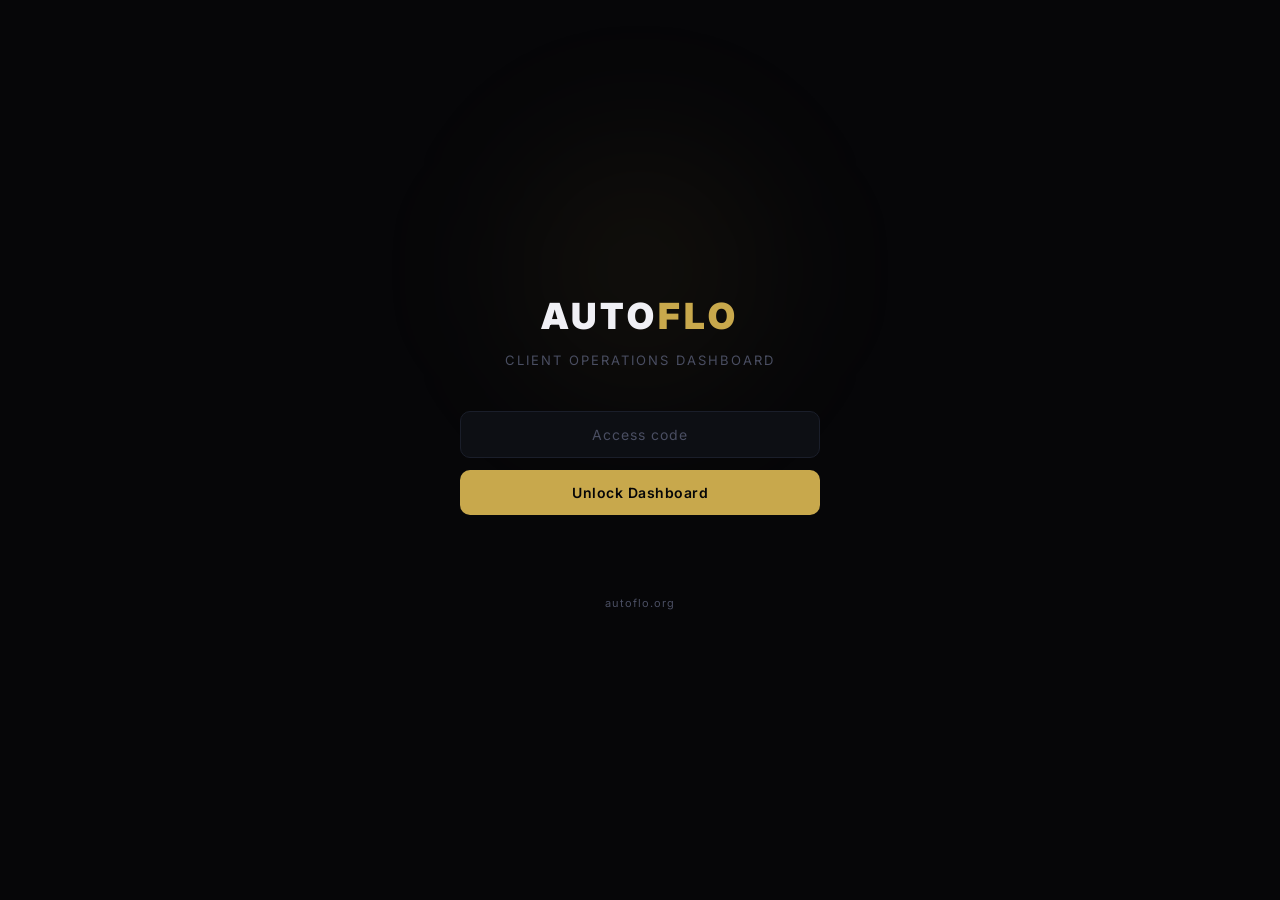
<file: index.html>
<!DOCTYPE html>
<html lang="en">
<head>
  <meta charset="UTF-8">
  <meta name="viewport" content="width=device-width, initial-scale=1.0">
  <title>AutoFlo — Client Dashboard</title>
  <link rel="icon" href="data:image/svg+xml,<svg xmlns='http://www.w3.org/2000/svg' viewBox='0 0 100 100'><circle cx='50' cy='50' r='40' fill='%23C9A84C'/></svg>">
  <link rel="preconnect" href="https://fonts.googleapis.com">
  <link href="https://fonts.googleapis.com/css2?family=Inter:wght@300;400;500;600;700;800;900&display=swap" rel="stylesheet">
  <link rel="stylesheet" href="styles.css">
</head>
<body>

  <!-- ===== PASSWORD GATE ===== -->
  <div class="gate" id="gate">
    <div class="gate-glow"></div>
    <div class="gate-box">
      <div class="gate-logo">AUTO<span>FLO</span></div>
      <p class="gate-sub">Client Operations Dashboard</p>
      <form id="gateForm">
        <input type="password" id="gatePass" placeholder="Access code" autocomplete="off">
        <button type="submit">Unlock Dashboard</button>
      </form>
      <p class="gate-err" id="gateErr"></p>
      <p class="gate-foot">autoflo.org</p>
    </div>
  </div>

  <!-- ===== GOLD TOP LINE ===== -->
  <div class="topline"></div>

  <!-- ===== HEADER ===== -->
  <header class="header" id="header">
    <div class="h-left">
      <span class="logo">AUTO<span class="gold">FLO</span></span>
      <span class="h-pipe"></span>
      <span class="h-sub">Client Dashboard</span>
    </div>
    <div class="h-right">
      <button class="h-btn" id="btnExport" title="Export Data">
        <svg width="16" height="16" viewBox="0 0 16 16" fill="none"><path d="M8 2v9M4 7l4 4 4-4" stroke="currentColor" stroke-width="1.5" stroke-linecap="round" stroke-linejoin="round"/><path d="M2 13h12" stroke="currentColor" stroke-width="1.5" stroke-linecap="round"/></svg>
      </button>
      <button class="h-btn" id="btnImport" title="Import Data">
        <svg width="16" height="16" viewBox="0 0 16 16" fill="none"><path d="M8 11V2M4 6l4-4 4 4" stroke="currentColor" stroke-width="1.5" stroke-linecap="round" stroke-linejoin="round"/><path d="M2 13h12" stroke="currentColor" stroke-width="1.5" stroke-linecap="round"/></svg>
      </button>
      <button class="btn-gold" id="btnAdd">+ New Client</button>
    </div>
  </header>

  <!-- ===== STATS ===== -->
  <div class="stats">
    <div class="stat">
      <div class="stat-val" id="sTotal">0</div>
      <div class="stat-lbl">Total Clients</div>
    </div>
    <div class="stat">
      <div class="stat-val gold" id="sActive">0</div>
      <div class="stat-lbl">Active</div>
    </div>
    <div class="stat">
      <div class="stat-val green" id="sComplete">0</div>
      <div class="stat-lbl">Completed</div>
    </div>
    <div class="stat">
      <div class="stat-val" id="sAvg">0%</div>
      <div class="stat-lbl">Avg Progress</div>
    </div>
  </div>

  <!-- ===== SEARCH BAR ===== -->
  <div class="toolbar">
    <div class="search-box">
      <svg class="search-icon" width="16" height="16" viewBox="0 0 16 16" fill="none"><circle cx="7" cy="7" r="5" stroke="currentColor" stroke-width="1.5"/><path d="M11 11l3.5 3.5" stroke="currentColor" stroke-width="1.5" stroke-linecap="round"/></svg>
      <input type="text" id="search" placeholder="Search clients...">
    </div>
    <div class="client-count" id="clientCount"></div>
  </div>

  <!-- ===== MAIN GRID ===== -->
  <main class="main">
    <div class="grid" id="grid"></div>
    <div class="empty" id="empty">
      <div class="empty-visual">
        <div class="empty-ring r1"></div>
        <div class="empty-ring r2"></div>
        <div class="empty-ring r3"></div>
        <div class="empty-plus">+</div>
      </div>
      <h3>No clients yet</h3>
      <p>Add your first client to start tracking fulfillment.</p>
    </div>
  </main>

  <!-- ===== DETAIL PANEL ===== -->
  <div class="overlay" id="detailOv">
    <div class="panel">
      <div class="panel-top">
        <button class="p-back" id="btnBack"><svg width="18" height="18" viewBox="0 0 18 18" fill="none"><path d="M11 4L6 9l5 5" stroke="currentColor" stroke-width="1.5" stroke-linecap="round" stroke-linejoin="round"/></svg> Back</button>
        <button class="p-del" id="btnDel">Delete Client</button>
      </div>
      <div class="panel-body" id="panelBody"></div>
    </div>
  </div>

  <!-- ===== ADD CLIENT MODAL ===== -->
  <div class="overlay" id="modalOv">
    <div class="modal">
      <div class="m-top">
        <h2>New Client</h2>
        <button class="m-x" id="btnX">&times;</button>
      </div>
      <form id="form">
        <div class="fg"><label>Client Name *</label><input type="text" id="fName" required placeholder="e.g. Joel"></div>
        <div class="fg"><label>Business Name *</label><input type="text" id="fBiz" required placeholder="e.g. Backyard Blues Pools"></div>
        <div class="row2">
          <div class="fg"><label>Phone</label><input type="tel" id="fPhone" placeholder="(615) 555-0123"></div>
          <div class="fg"><label>Email</label><input type="email" id="fEmail" placeholder="joel@example.com"></div>
        </div>
        <div class="fg"><label>Notes</label><textarea id="fNotes" rows="3" placeholder="Initial notes..."></textarea></div>
        <button type="submit" class="btn-submit">Add Client</button>
      </form>
    </div>
  </div>

  <!-- ===== TOAST ===== -->
  <div class="toast" id="toast"></div>

  <!-- Hidden import input -->
  <input type="file" id="fileIn" accept=".json" style="display:none">

  <script src="app.js"></script>
</body>
</html>
</file>
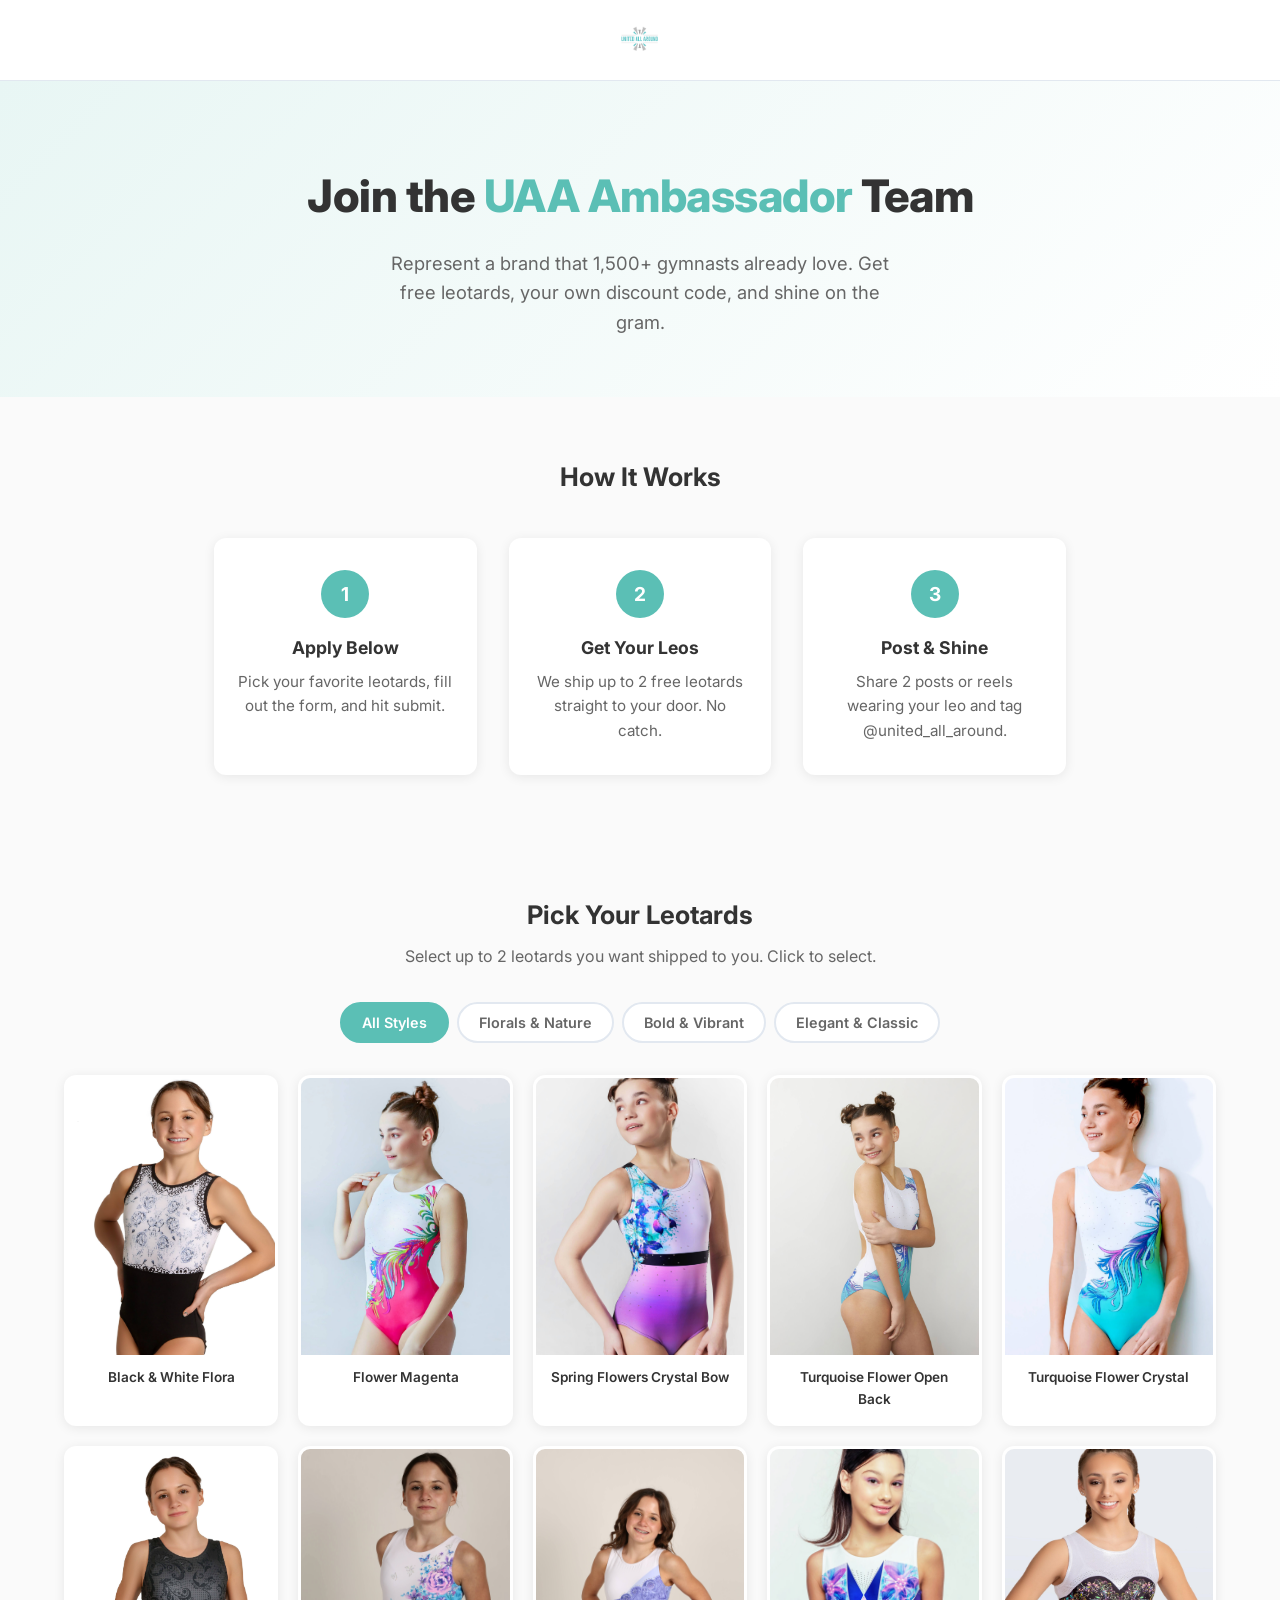
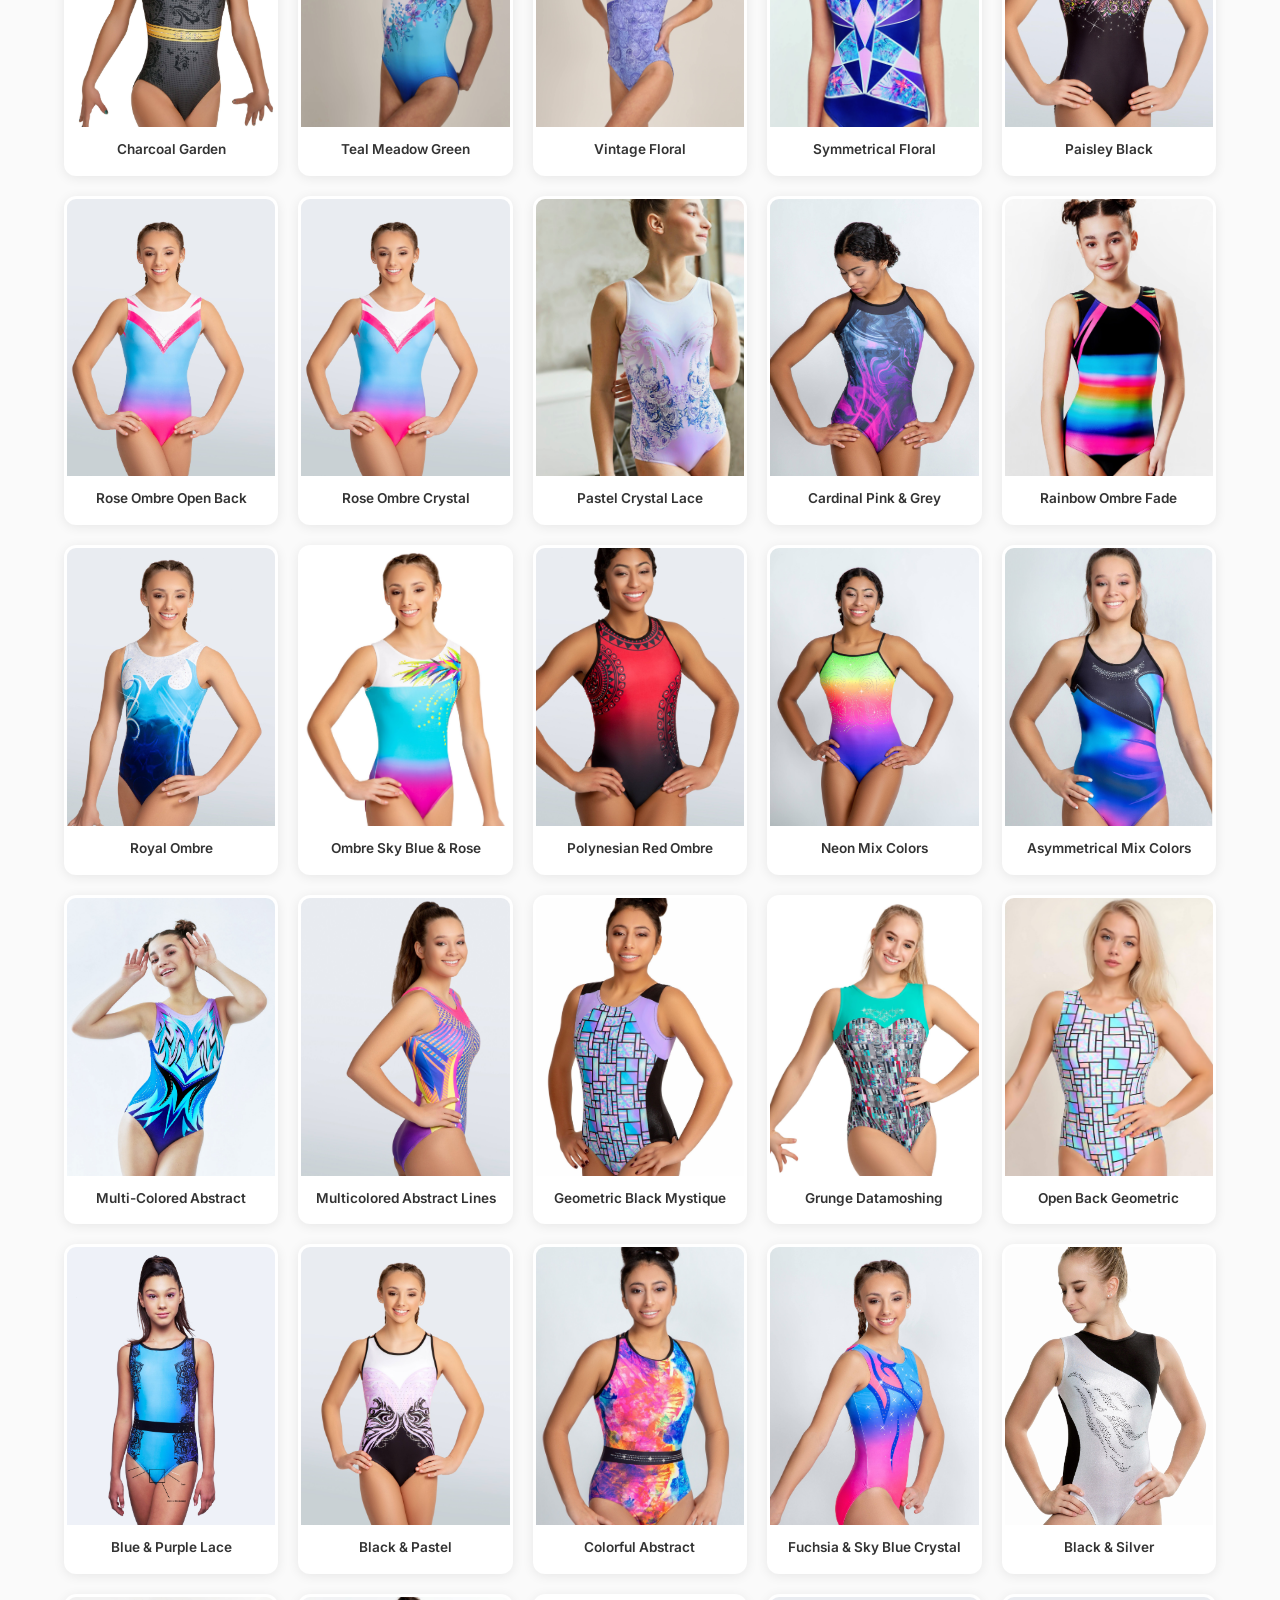
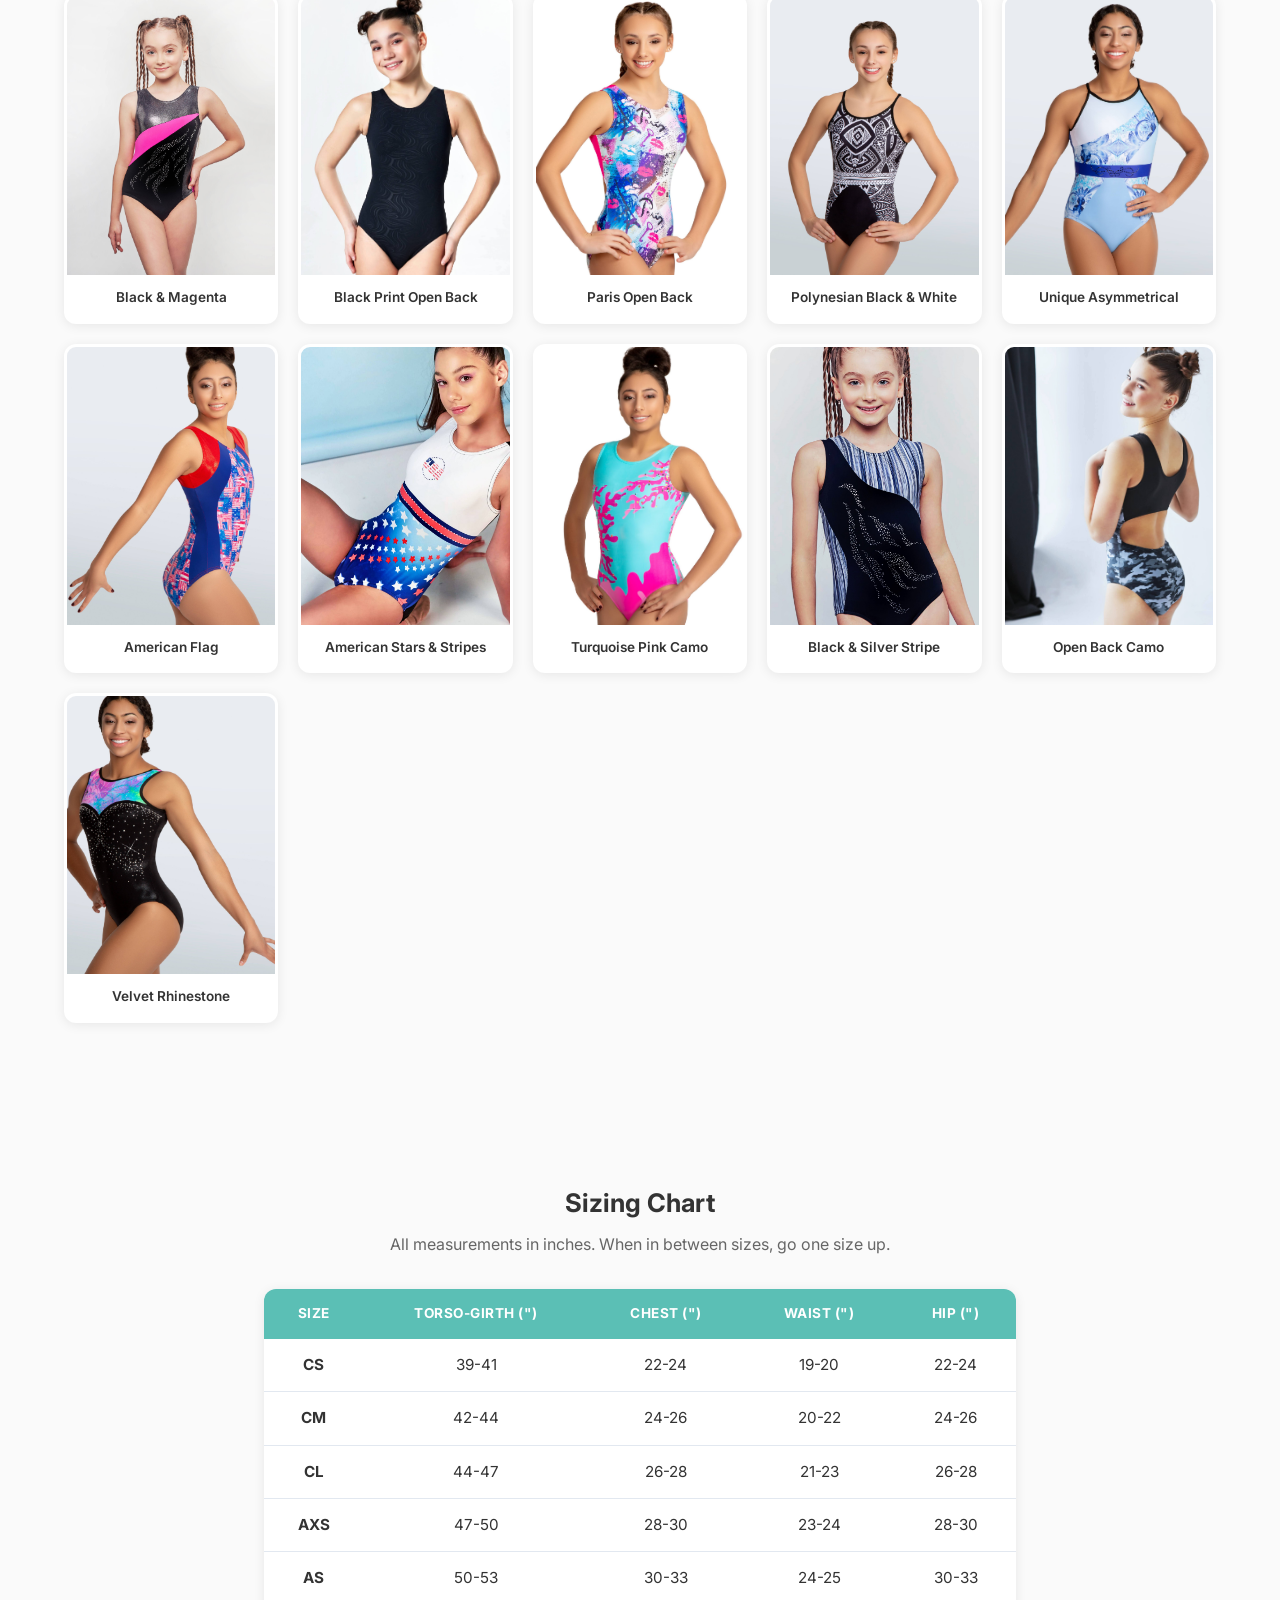
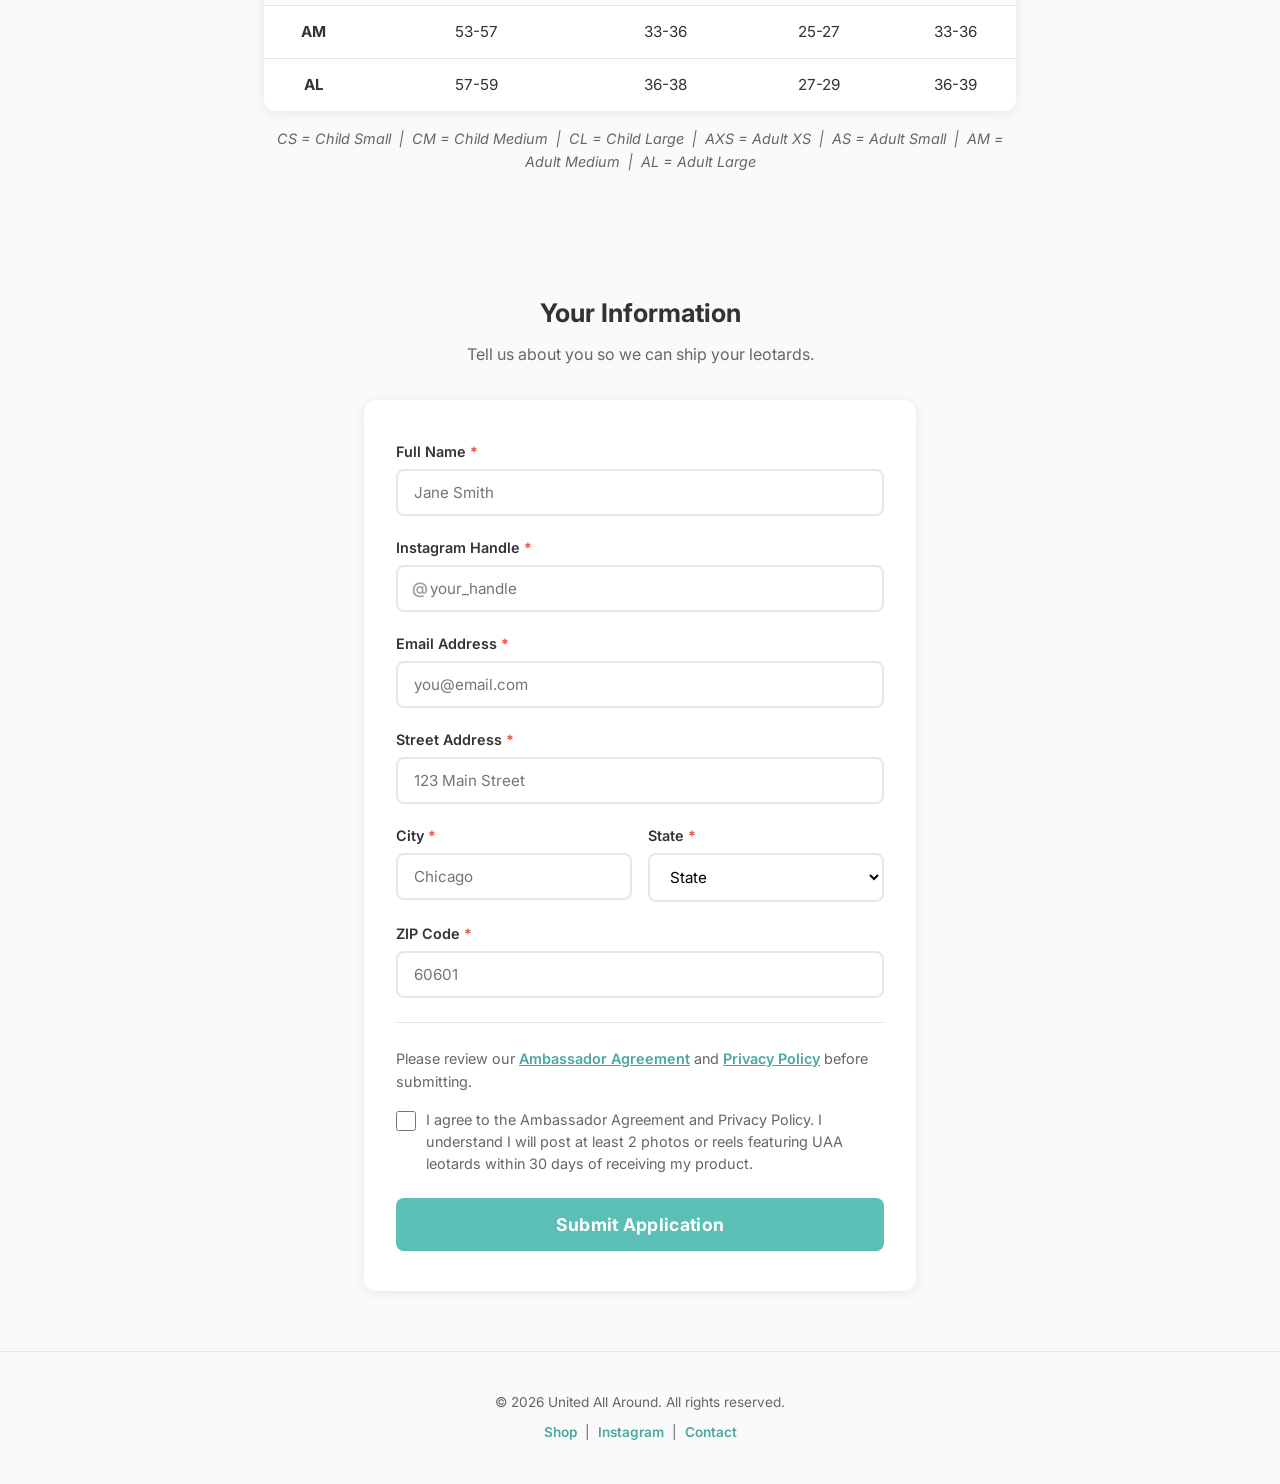
<file: ambassador-site/index.html>
<!DOCTYPE html>
<html lang="en">
<head>
  <meta charset="UTF-8">
  <meta name="viewport" content="width=device-width, initial-scale=1.0">
  <title>UAA Ambassador Program | United All Around</title>
  <meta name="description" content="Join the United All Around Ambassador Team. Get free gymnastics leotards, a discount code, and represent a brand loved by 1,500+ gymnasts.">
  <link rel="icon" href="logo.png" type="image/png">
  <link rel="preconnect" href="https://fonts.googleapis.com">
  <link href="https://fonts.googleapis.com/css2?family=Inter:wght@400;500;600;700;800&display=swap" rel="stylesheet">
  <link rel="stylesheet" href="styles.css">
</head>
<body>

  <!-- HEADER -->
  <header class="header">
    <img src="logo.png" alt="United All Around">
  </header>

  <!-- HERO -->
  <section class="hero">
    <h1>Join the <span>UAA Ambassador</span> Team</h1>
    <p>Represent a brand that 1,500+ gymnasts already love. Get free leotards, your own discount code, and shine on the gram.</p>
  </section>

  <!-- HOW IT WORKS -->
  <section class="how-it-works">
    <h2>How It Works</h2>
    <div class="steps">
      <div class="step">
        <div class="step-number">1</div>
        <h3>Apply Below</h3>
        <p>Pick your favorite leotards, fill out the form, and hit submit.</p>
      </div>
      <div class="step">
        <div class="step-number">2</div>
        <h3>Get Your Leos</h3>
        <p>We ship up to 2 free leotards straight to your door. No catch.</p>
      </div>
      <div class="step">
        <div class="step-number">3</div>
        <h3>Post &amp; Shine</h3>
        <p>Share 2 posts or reels wearing your leo and tag @united_all_around.</p>
      </div>
    </div>
  </section>

  <!-- LEOTARD SELECTION -->
  <section class="leotard-section">
    <h2 class="section-title">Pick Your Leotards</h2>
    <p class="section-subtitle">Select up to 2 leotards you want shipped to you. Click to select.</p>

    <div class="filters">
      <button class="filter-btn active" data-filter="all">All Styles</button>
      <button class="filter-btn" data-filter="florals">Florals &amp; Nature</button>
      <button class="filter-btn" data-filter="bold">Bold &amp; Vibrant</button>
      <button class="filter-btn" data-filter="elegant">Elegant &amp; Classic</button>
    </div>

    <div class="leotard-grid" id="leotardGrid"></div>

    <div class="selections-section">
      <div class="selections-box" id="selectionsBox">
        <h3>Your Selections — Pick a size for each</h3>
        <div id="selectionItems"></div>
      </div>
    </div>
  </section>

  <!-- SIZING CHART -->
  <section class="sizing-section">
    <h2 class="section-title">Sizing Chart</h2>
    <p class="section-subtitle">All measurements in inches. When in between sizes, go one size up.</p>
    <div class="size-table-wrap">
      <table class="size-table">
        <thead>
          <tr>
            <th>Size</th>
            <th>Torso-Girth (")</th>
            <th>Chest (")</th>
            <th>Waist (")</th>
            <th>Hip (")</th>
          </tr>
        </thead>
        <tbody>
          <tr><td><strong>CS</strong></td><td>39-41</td><td>22-24</td><td>19-20</td><td>22-24</td></tr>
          <tr><td><strong>CM</strong></td><td>42-44</td><td>24-26</td><td>20-22</td><td>24-26</td></tr>
          <tr><td><strong>CL</strong></td><td>44-47</td><td>26-28</td><td>21-23</td><td>26-28</td></tr>
          <tr><td><strong>AXS</strong></td><td>47-50</td><td>28-30</td><td>23-24</td><td>28-30</td></tr>
          <tr><td><strong>AS</strong></td><td>50-53</td><td>30-33</td><td>24-25</td><td>30-33</td></tr>
          <tr><td><strong>AM</strong></td><td>53-57</td><td>33-36</td><td>25-27</td><td>33-36</td></tr>
          <tr><td><strong>AL</strong></td><td>57-59</td><td>36-38</td><td>27-29</td><td>36-39</td></tr>
        </tbody>
      </table>
    </div>
    <p class="size-tip">CS = Child Small &nbsp;|&nbsp; CM = Child Medium &nbsp;|&nbsp; CL = Child Large &nbsp;|&nbsp; AXS = Adult XS &nbsp;|&nbsp; AS = Adult Small &nbsp;|&nbsp; AM = Adult Medium &nbsp;|&nbsp; AL = Adult Large</p>
  </section>

  <!-- APPLICATION FORM -->
  <section class="form-section">
    <h2 class="section-title">Your Information</h2>
    <p class="section-subtitle">Tell us about you so we can ship your leotards.</p>

    <div class="form-card">
      <form id="ambassadorForm">
        <!-- Formsubmit config -->
        <input type="hidden" name="_captcha" value="false">
        <input type="hidden" name="_template" value="table">
        <input type="text" name="_honey" style="display:none">

        <div class="form-group">
          <label>Full Name <span class="required">*</span></label>
          <input type="text" name="Full Name" placeholder="Jane Smith" required>
        </div>

        <div class="form-group">
          <label>Instagram Handle <span class="required">*</span></label>
          <div class="input-prefix">
            <span>@</span>
            <input type="text" name="Instagram Handle" placeholder="your_handle" required>
          </div>
        </div>

        <div class="form-group">
          <label>Email Address <span class="required">*</span></label>
          <input type="email" name="Email" placeholder="you@email.com" required>
        </div>

        <div class="form-group">
          <label>Street Address <span class="required">*</span></label>
          <input type="text" name="Street Address" placeholder="123 Main Street" required>
        </div>

        <div class="form-row">
          <div class="form-group">
            <label>City <span class="required">*</span></label>
            <input type="text" name="City" placeholder="Chicago" required>
          </div>
          <div class="form-group">
            <label>State <span class="required">*</span></label>
            <select name="State" id="state" required>
              <option value="">State</option>
            </select>
          </div>
        </div>

        <div class="form-group">
          <label>ZIP Code <span class="required">*</span></label>
          <input type="text" name="ZIP Code" placeholder="60601" required pattern="[0-9]{5}" maxlength="5">
        </div>

        <!-- TERMS -->
        <div class="terms-section">
          <p style="font-size:0.9rem; color:var(--text-light); margin-bottom:8px;">
            Please review our
            <button type="button" class="terms-toggle" onclick="openModal('termsModal')">Ambassador Agreement</button>
            and
            <button type="button" class="terms-toggle" onclick="openModal('privacyModal')">Privacy Policy</button>
            before submitting.
          </p>

          <div class="terms-checkbox">
            <input type="checkbox" id="agreeTerms" required>
            <label for="agreeTerms">I agree to the Ambassador Agreement and Privacy Policy. I understand I will post at least 2 photos or reels featuring UAA leotards within 30 days of receiving my product.</label>
          </div>
        </div>

        <button type="submit" class="submit-btn">Submit Application</button>
        <div id="formMessage" class="form-message"></div>
      </form>
    </div>
  </section>

  <!-- TERMS MODAL -->
  <div class="modal-overlay" id="termsModal">
    <div class="modal">
      <h2>Ambassador Agreement</h2>

      <h3>1. Program Overview</h3>
      <p>United All Around ("UAA") invites selected individuals ("Ambassadors") to participate in our Ambassador Program. By submitting this application and accepting these terms, you agree to the following conditions.</p>

      <h3>2. Eligibility</h3>
      <ul>
        <li>You must have a public Instagram account.</li>
        <li>Applicants who are minors must have consent from a parent or legal guardian.</li>
        <li>You must be located in the United States.</li>
      </ul>

      <h3>3. What You Receive</h3>
      <ul>
        <li>Up to 2 complimentary UAA gymnastics leotards.</li>
        <li>A unique discount code (15% off) to share with your followers.</li>
        <li>Potential features on UAA's official Instagram and website.</li>
      </ul>

      <h3>4. Your Commitments</h3>
      <ul>
        <li>Post a minimum of 2 Instagram posts (feed posts or Reels) featuring UAA leotards within 30 days of receiving your product.</li>
        <li>Tag @united_all_around in each post and caption.</li>
        <li>Include #UnitedAllAround and #UAAgymnast hashtags.</li>
        <li>Your account must remain public during the ambassador period.</li>
      </ul>

      <h3>5. Content Rights</h3>
      <p>By posting content featuring UAA products, you grant UAA a non-exclusive, royalty-free, worldwide license to use, reproduce, modify, and display your content for marketing purposes including social media, website, advertising, and print materials. You retain ownership of your original content.</p>

      <h3>6. Compensation</h3>
      <p>This program provides product-based compensation only. No monetary payment is guaranteed or implied unless separately agreed upon in writing.</p>

      <h3>7. Product Terms</h3>
      <ul>
        <li>Leotards provided are complimentary and non-returnable.</li>
        <li>Colors and appearance may vary slightly from images shown on this page.</li>
        <li>Products are for personal use and may not be resold.</li>
      </ul>

      <h3>8. Termination</h3>
      <p>Either party may end the ambassador relationship at any time with no obligation. UAA reserves the right to remove ambassadors who do not meet posting requirements or whose content does not align with brand values.</p>

      <h3>9. Disclaimer</h3>
      <p>UAA makes no guarantees regarding follower growth, engagement, or sales resulting from ambassador activities.</p>

      <h3>10. Modifications</h3>
      <p>UAA reserves the right to modify these terms at any time. Continued participation constitutes acceptance of updated terms.</p>

      <p style="margin-top:16px;font-size:0.85rem;color:var(--grey);">Last updated: April 2026</p>

      <button class="modal-close" onclick="closeModal('termsModal')">Got It</button>
    </div>
  </div>

  <!-- PRIVACY MODAL -->
  <div class="modal-overlay" id="privacyModal">
    <div class="modal">
      <h2>Privacy Policy</h2>

      <h3>1. Information We Collect</h3>
      <p>When you submit this ambassador application, we collect:</p>
      <ul>
        <li>Full name</li>
        <li>Email address</li>
        <li>Instagram handle</li>
        <li>Shipping address (street, city, state, ZIP code)</li>
      </ul>

      <h3>2. How We Use Your Information</h3>
      <ul>
        <li>To process and review your ambassador application.</li>
        <li>To ship complimentary products to you.</li>
        <li>To communicate with you about the ambassador program.</li>
        <li>To track program activity and performance.</li>
      </ul>

      <h3>3. Data Sharing</h3>
      <p>We do not sell, rent, or trade your personal information to third parties. We may share your shipping address with fulfillment and shipping carriers solely for the purpose of delivering products to you.</p>

      <h3>4. Data Security</h3>
      <p>We take reasonable measures to protect your personal information from unauthorized access, disclosure, or destruction. However, no method of electronic transmission or storage is 100% secure.</p>

      <h3>5. Data Retention</h3>
      <p>We retain your information for the duration of your participation in the ambassador program and for a reasonable period afterward for record-keeping purposes.</p>

      <h3>6. Your Rights</h3>
      <p>You may request access to, correction of, or deletion of your personal information at any time by contacting us at adam@unitedallaround.com.</p>

      <h3>7. Contact Us</h3>
      <p>For questions about this privacy policy or your personal data, email us at adam@unitedallaround.com.</p>

      <p style="margin-top:16px;font-size:0.85rem;color:var(--grey);">Last updated: April 2026</p>

      <button class="modal-close" onclick="closeModal('privacyModal')">Got It</button>
    </div>
  </div>

  <!-- FOOTER -->
  <footer class="footer">
    <p>&copy; 2026 United All Around. All rights reserved.</p>
    <p style="margin-top:8px;">
      <a href="https://unitedallaround.com" target="_blank">Shop</a> &nbsp;|&nbsp;
      <a href="https://instagram.com/united_all_around" target="_blank">Instagram</a> &nbsp;|&nbsp;
      <a href="mailto:adam@unitedallaround.com">Contact</a>
    </p>
  </footer>

  <script src="script.js"></script>
</body>
</html>
</file>
<file: styles.css>
/* =============================================
   AUTOFLO CLIENT DASHBOARD — V2
   Premium Dark + Gold Theme
   ============================================= */

*, *::before, *::after { margin: 0; padding: 0; box-sizing: border-box; }

:root {
  --bg: #060608;
  --sf: #0D0F14;
  --sf2: #131620;
  --sf3: #1A1E2E;
  --gold: #C8A84C;
  --gold2: #E0C068;
  --gold-dim: rgba(200,168,76,0.1);
  --gold-glow: rgba(200,168,76,0.06);
  --gold-brd: rgba(200,168,76,0.12);
  --white: #F0F0F5;
  --t1: #D0D2DA;
  --t2: #8A8EA0;
  --t3: #4A4E62;
  --brd: #1A1E2A;
  --red: #E05555;
  --grn: #50B870;
  --r: 14px;
  --rs: 10px;
  --rx: 6px;
}

html { scroll-behavior: smooth; }

body {
  font-family: 'Inter', -apple-system, BlinkMacSystemFont, sans-serif;
  background: var(--bg);
  color: var(--t1);
  line-height: 1.5;
  min-height: 100vh;
  -webkit-font-smoothing: antialiased;
  overflow-x: hidden;
}

/* Subtle background gradient */
body::after {
  content: '';
  position: fixed; top: 0; left: 0; right: 0; bottom: 0;
  background:
    radial-gradient(ellipse 80% 60% at 50% -20%, rgba(200,168,76,0.03), transparent),
    radial-gradient(ellipse 60% 40% at 80% 100%, rgba(200,168,76,0.02), transparent);
  pointer-events: none; z-index: 0;
}

::-webkit-scrollbar { width: 5px; }
::-webkit-scrollbar-track { background: transparent; }
::-webkit-scrollbar-thumb { background: var(--brd); border-radius: 3px; }
::-webkit-scrollbar-thumb:hover { background: var(--t3); }

.gold { color: var(--gold); }
.green { color: var(--grn); }

/* ===== GOLD TOP LINE ===== */
.topline {
  position: fixed; top: 0; left: 0; right: 0; height: 2px; z-index: 999;
  background: linear-gradient(90deg, transparent 0%, var(--gold) 30%, var(--gold2) 50%, var(--gold) 70%, transparent 100%);
  animation: shimmer 4s ease-in-out infinite;
}
@keyframes shimmer { 0%,100% { opacity: 0.5; } 50% { opacity: 1; } }

/* ===== PASSWORD GATE ===== */
.gate {
  position: fixed; inset: 0; z-index: 1000;
  display: flex; align-items: center; justify-content: center;
  background: var(--bg);
  transition: opacity 0.5s ease, visibility 0.5s ease;
}
.gate.hidden { opacity: 0; visibility: hidden; pointer-events: none; }

.gate-glow {
  position: absolute; top: 30%; left: 50%; transform: translate(-50%,-50%);
  width: 400px; height: 400px; border-radius: 50%;
  background: radial-gradient(circle, rgba(200,168,76,0.08), transparent 70%);
  filter: blur(60px); pointer-events: none;
}

.gate-box { position: relative; text-align: center; width: 360px; max-width: 90vw; }
.gate-logo {
  font-size: 36px; font-weight: 900; letter-spacing: 4px;
  color: var(--white); margin-bottom: 8px;
}
.gate-logo span { color: var(--gold); }
.gate-sub { font-size: 13px; color: var(--t3); letter-spacing: 2px; text-transform: uppercase; margin-bottom: 40px; }

.gate-box form { display: flex; flex-direction: column; gap: 12px; }
.gate-box input {
  padding: 14px 18px; background: var(--sf); border: 1px solid var(--brd);
  border-radius: var(--rs); color: var(--t1); font-family: inherit; font-size: 14px;
  text-align: center; letter-spacing: 2px; transition: border-color 0.2s;
}
.gate-box input:focus { outline: none; border-color: var(--gold); }
.gate-box input::placeholder { color: var(--t3); letter-spacing: 1px; }

.gate-box button {
  padding: 14px; background: var(--gold); color: var(--bg);
  border: none; border-radius: var(--rs); font-family: inherit;
  font-size: 14px; font-weight: 600; cursor: pointer; transition: all 0.2s;
  letter-spacing: 0.5px;
}
.gate-box button:hover { background: var(--gold2); transform: translateY(-1px); }

.gate-err { color: var(--red); font-size: 13px; margin-top: 12px; min-height: 20px; }
.gate-foot { color: var(--t3); font-size: 11px; margin-top: 48px; letter-spacing: 1px; }

/* ===== HEADER ===== */
.header {
  display: flex; align-items: center; justify-content: space-between;
  padding: 14px 32px;
  background: rgba(13,15,20,0.85);
  backdrop-filter: blur(20px); -webkit-backdrop-filter: blur(20px);
  border-bottom: 1px solid rgba(200,168,76,0.06);
  position: sticky; top: 2px; z-index: 100;
}
.h-left { display: flex; align-items: center; gap: 16px; }
.logo { font-size: 20px; font-weight: 900; letter-spacing: 3px; color: var(--white); }
.h-pipe { width: 1px; height: 20px; background: var(--brd); }
.h-sub { font-size: 12px; color: var(--t3); font-weight: 500; letter-spacing: 1.5px; text-transform: uppercase; }

.h-right { display: flex; align-items: center; gap: 10px; }
.h-btn {
  width: 36px; height: 36px; display: flex; align-items: center; justify-content: center;
  background: var(--sf); border: 1px solid var(--brd); border-radius: var(--rs);
  color: var(--t2); cursor: pointer; transition: all 0.2s;
}
.h-btn:hover { background: var(--sf2); color: var(--gold); border-color: var(--gold-brd); }

.btn-gold {
  padding: 10px 20px; background: var(--gold); color: var(--bg);
  border: none; border-radius: var(--rs); font-family: inherit;
  font-size: 13px; font-weight: 600; cursor: pointer; transition: all 0.2s;
  letter-spacing: 0.3px;
}
.btn-gold:hover { background: var(--gold2); transform: translateY(-1px); box-shadow: 0 4px 20px rgba(200,168,76,0.2); }

/* ===== STATS ===== */
.stats {
  display: grid; grid-template-columns: repeat(4, 1fr);
  border-bottom: 1px solid var(--brd);
}
.stat {
  display: flex; flex-direction: column; align-items: center;
  padding: 24px 16px; background: var(--sf);
  border-right: 1px solid var(--brd);
  position: relative; z-index: 1;
}
.stat:last-child { border-right: none; }
.stat-val { font-size: 32px; font-weight: 800; color: var(--white); line-height: 1; }
.stat-lbl {
  font-size: 10px; color: var(--t3); text-transform: uppercase;
  letter-spacing: 1.5px; margin-top: 8px; font-weight: 600;
}

/* ===== TOOLBAR (SEARCH) ===== */
.toolbar {
  display: flex; align-items: center; justify-content: space-between;
  padding: 16px 32px; border-bottom: 1px solid var(--brd);
  background: var(--sf);
}
.search-box {
  display: flex; align-items: center; gap: 10px;
  padding: 8px 16px; background: var(--bg);
  border: 1px solid var(--brd); border-radius: var(--rs);
  width: 300px; max-width: 100%; transition: border-color 0.2s;
}
.search-box:focus-within { border-color: var(--gold-brd); }
.search-icon { color: var(--t3); flex-shrink: 0; }
.search-box input {
  background: none; border: none; color: var(--t1);
  font-family: inherit; font-size: 13px; width: 100%; outline: none;
}
.search-box input::placeholder { color: var(--t3); }
.client-count { font-size: 12px; color: var(--t3); }

/* ===== MAIN / GRID ===== */
.main { padding: 28px 32px; max-width: 1400px; margin: 0 auto; position: relative; z-index: 1; }
.grid { display: grid; grid-template-columns: repeat(auto-fill, minmax(360px, 1fr)); gap: 16px; }

/* Empty state */
.empty {
  display: none; flex-direction: column; align-items: center;
  justify-content: center; min-height: 50vh; text-align: center;
}
.empty h3 { font-size: 18px; color: var(--t2); font-weight: 600; margin-bottom: 8px; }
.empty p { font-size: 13px; color: var(--t3); }
.empty-visual { position: relative; width: 120px; height: 120px; margin-bottom: 24px; }
.empty-ring {
  position: absolute; border-radius: 50%;
  border: 1px solid var(--brd); opacity: 0.5;
}
.r1 { inset: 0; animation: emptyPulse 3s ease-in-out infinite; }
.r2 { inset: 15px; animation: emptyPulse 3s ease-in-out infinite 0.5s; }
.r3 { inset: 30px; animation: emptyPulse 3s ease-in-out infinite 1s; border-color: var(--gold-brd); }
.empty-plus {
  position: absolute; top: 50%; left: 50%; transform: translate(-50%,-50%);
  font-size: 28px; color: var(--gold); font-weight: 300;
}
@keyframes emptyPulse { 0%,100% { opacity: 0.3; } 50% { opacity: 0.7; } }

/* ===== CLIENT CARD ===== */
.card {
  background: var(--sf); border: 1px solid var(--brd); border-radius: var(--r);
  padding: 22px; cursor: pointer; transition: all 0.3s ease;
  position: relative; overflow: hidden;
  opacity: 0; transform: translateY(16px);
  animation: cardIn 0.5s ease forwards;
}
.card:nth-child(1) { animation-delay: 0.03s; }
.card:nth-child(2) { animation-delay: 0.06s; }
.card:nth-child(3) { animation-delay: 0.09s; }
.card:nth-child(4) { animation-delay: 0.12s; }
.card:nth-child(5) { animation-delay: 0.15s; }
.card:nth-child(6) { animation-delay: 0.18s; }

@keyframes cardIn { to { opacity: 1; transform: translateY(0); } }

.card::after {
  content: ''; position: absolute; top: 0; left: 0; right: 0; height: 1px;
  background: linear-gradient(90deg, transparent, var(--gold), transparent);
  opacity: 0; transition: opacity 0.3s;
}
.card:hover {
  border-color: var(--gold-brd); background: var(--sf2);
  transform: translateY(-3px);
  box-shadow: 0 0 40px var(--gold-glow), 0 12px 40px rgba(0,0,0,0.4);
}
.card:hover::after { opacity: 1; }

.card-head { display: flex; align-items: center; gap: 14px; margin-bottom: 18px; }
.card-avatar {
  width: 46px; height: 46px; border-radius: 12px;
  background: linear-gradient(135deg, rgba(200,168,76,0.12), rgba(200,168,76,0.04));
  border: 1px solid var(--gold-brd);
  display: flex; align-items: center; justify-content: center;
  font-size: 15px; font-weight: 700; color: var(--gold); flex-shrink: 0;
  letter-spacing: 1px;
}
.card-info { flex: 1; min-width: 0; }
.card-biz { font-size: 15px; font-weight: 700; color: var(--white); white-space: nowrap; overflow: hidden; text-overflow: ellipsis; }
.card-name { font-size: 12px; color: var(--t2); }

.card-ring { position: relative; width: 44px; height: 44px; flex-shrink: 0; }
.card-ring svg { width: 100%; height: 100%; }
.c-bg { fill: none; stroke: var(--brd); stroke-width: 3; }
.c-fill { fill: none; stroke: var(--gold); stroke-width: 3; stroke-linecap: round; transition: stroke-dasharray 0.6s ease; }
.c-txt { position: absolute; top: 50%; left: 50%; transform: translate(-50%,-50%); font-size: 10px; font-weight: 800; color: var(--white); }

.card-mid { display: flex; align-items: center; justify-content: space-between; margin-bottom: 14px; }
.badge {
  display: inline-flex; align-items: center; gap: 6px;
  padding: 4px 11px; border-radius: 20px;
  font-size: 11px; font-weight: 600;
  background: var(--gold-dim); color: var(--gold); border: 1px solid var(--gold-brd);
}
.badge.done { background: rgba(80,184,112,0.08); color: var(--grn); border-color: rgba(80,184,112,0.15); }

/* Stage dots */
.stage-dots { display: flex; gap: 4px; }
.sdot { width: 8px; height: 8px; border-radius: 50%; background: var(--brd); transition: background 0.3s; }
.sdot.filled { background: var(--gold); }
.sdot.partial { background: var(--sf3); border: 1.5px solid var(--gold); }

.card-bar { height: 3px; background: var(--brd); border-radius: 2px; margin-bottom: 14px; overflow: hidden; }
.card-bar-fill { height: 100%; background: linear-gradient(90deg, var(--gold), var(--gold2)); border-radius: 2px; transition: width 0.6s ease; }

.card-foot { display: flex; justify-content: space-between; align-items: center; gap: 12px; }
.card-next { font-size: 11px; color: var(--t2); white-space: nowrap; overflow: hidden; text-overflow: ellipsis; flex: 1; }
.card-date { font-size: 10px; color: var(--t3); white-space: nowrap; font-weight: 500; }

/* ===== OVERLAY ===== */
.overlay {
  position: fixed; inset: 0; background: rgba(0,0,0,0.65);
  backdrop-filter: blur(6px); -webkit-backdrop-filter: blur(6px);
  z-index: 200; opacity: 0; visibility: hidden; transition: all 0.3s ease;
}
.overlay.open { opacity: 1; visibility: visible; }

/* ===== DETAIL PANEL ===== */
.panel {
  position: absolute; right: 0; top: 0; bottom: 0;
  width: 720px; max-width: 100%;
  background: var(--bg); border-left: 1px solid var(--brd);
  overflow-y: auto; transform: translateX(100%); transition: transform 0.35s ease;
}
.overlay.open .panel { transform: translateX(0); }

.panel-top {
  display: flex; justify-content: space-between; align-items: center;
  padding: 14px 24px; border-bottom: 1px solid var(--brd);
  position: sticky; top: 0; background: rgba(6,6,8,0.95);
  backdrop-filter: blur(12px); z-index: 10;
}
.p-back {
  display: flex; align-items: center; gap: 6px;
  padding: 8px 14px; background: var(--sf); border: 1px solid var(--brd);
  border-radius: var(--rs); color: var(--t1); font-family: inherit;
  font-size: 13px; cursor: pointer; transition: all 0.2s;
}
.p-back:hover { background: var(--sf2); border-color: var(--t3); }
.p-back svg { flex-shrink: 0; }

.p-del {
  padding: 8px 14px; background: transparent;
  border: 1px solid rgba(224,85,85,0.2); border-radius: var(--rs);
  color: var(--red); font-family: inherit; font-size: 12px;
  cursor: pointer; transition: all 0.2s;
}
.p-del:hover { background: rgba(224,85,85,0.08); border-color: var(--red); }

.panel-body { padding: 28px 24px; }

/* Detail header */
.d-head { display: flex; align-items: flex-start; justify-content: space-between; margin-bottom: 20px; }
.d-avatar {
  width: 56px; height: 56px; border-radius: 14px;
  background: linear-gradient(135deg, rgba(200,168,76,0.15), rgba(200,168,76,0.05));
  border: 1px solid var(--gold-brd);
  display: flex; align-items: center; justify-content: center;
  font-size: 20px; font-weight: 800; color: var(--gold);
  letter-spacing: 1px; flex-shrink: 0; margin-right: 16px;
}
.d-info { flex: 1; }
.d-biz { font-size: 22px; font-weight: 800; color: var(--white); margin-bottom: 2px; }
.d-name { font-size: 14px; color: var(--t2); }

.d-ring { position: relative; width: 72px; height: 72px; flex-shrink: 0; }
.d-ring svg { width: 100%; height: 100%; }
.r-bg { fill: none; stroke: var(--brd); stroke-width: 4; }
.r-fill { fill: none; stroke: url(#goldGrad); stroke-width: 4; stroke-linecap: round; transition: stroke-dasharray 0.6s ease; }
.r-txt { position: absolute; top: 50%; left: 50%; transform: translate(-50%,-50%); font-size: 16px; font-weight: 800; color: var(--white); }

.d-contacts { display: flex; flex-wrap: wrap; gap: 8px; margin-bottom: 28px; }
.d-chip {
  font-size: 12px; color: var(--t2); background: var(--sf);
  padding: 6px 12px; border-radius: var(--rx); border: 1px solid var(--brd);
}

/* Timeline */
.timeline { margin-bottom: 28px; overflow-x: auto; padding: 0 4px; }
.tl-track {
  display: flex; align-items: flex-start; justify-content: space-between;
  position: relative; min-width: 520px; padding: 8px 0 36px;
}
.tl-bar { position: absolute; top: 18px; left: 18px; right: 18px; height: 2px; background: var(--brd); border-radius: 1px; }
.tl-fill { position: absolute; top: 0; left: 0; height: 100%; background: linear-gradient(90deg, var(--gold), var(--gold2)); border-radius: 1px; transition: width 0.6s ease; }

.dot { display: flex; flex-direction: column; align-items: center; z-index: 2; position: relative; width: 36px; }
.dot-c {
  width: 36px; height: 36px; border-radius: 50%;
  display: flex; align-items: center; justify-content: center;
  font-size: 13px; background: var(--sf); border: 2px solid var(--brd);
  transition: all 0.3s ease; margin-bottom: 8px;
}
.dot.done .dot-c { background: var(--gold); border-color: var(--gold); color: var(--bg); font-size: 11px; font-weight: 800; }
.dot.active .dot-c { border-color: var(--gold); box-shadow: 0 0 0 4px var(--gold-dim); animation: dotPulse 2.5s infinite; }
.dot-l { font-size: 9px; color: var(--t3); text-align: center; font-weight: 600; letter-spacing: 0.3px; }
.dot.done .dot-l, .dot.active .dot-l { color: var(--t2); }
@keyframes dotPulse { 0%,100% { box-shadow: 0 0 0 4px rgba(200,168,76,0.12); } 50% { box-shadow: 0 0 0 8px rgba(200,168,76,0.04); } }

/* Stage sections */
.stages { margin-bottom: 28px; }
.stg { border: 1px solid var(--brd); border-radius: var(--rs); margin-bottom: 6px; overflow: hidden; transition: border-color 0.2s; }
.stg.cur { border-color: var(--gold-brd); }

.stg-hd {
  display: flex; justify-content: space-between; align-items: center;
  padding: 13px 16px; cursor: pointer; background: var(--sf);
  transition: background 0.2s; user-select: none;
}
.stg-hd:hover { background: var(--sf2); }
.stg-hd-l { display: flex; align-items: center; gap: 10px; }
.stg-ico { font-size: 15px; }
.stg-nm { font-size: 13px; font-weight: 600; color: var(--white); }
.stg-cnt {
  font-size: 11px; color: var(--t3); font-weight: 600;
  background: var(--sf3); padding: 2px 8px; border-radius: 10px;
}
.stg-cnt.dn { background: rgba(80,184,112,0.1); color: var(--grn); }
.stg-arr { font-size: 12px; color: var(--t3); transition: transform 0.2s; }
.stg-arr.open { transform: rotate(180deg); }

.stg-body { max-height: 0; overflow: hidden; transition: max-height 0.3s ease; }
.stg-body.open { max-height: 500px; }

/* Tasks */
.task {
  display: flex; align-items: center; gap: 12px;
  padding: 10px 16px; cursor: pointer; transition: background 0.15s;
  border-top: 1px solid var(--brd);
}
.task:hover { background: rgba(200,168,76,0.02); }
.task input { display: none; }
.tbox {
  width: 18px; height: 18px; border: 2px solid var(--brd);
  border-radius: 4px; flex-shrink: 0; display: flex;
  align-items: center; justify-content: center;
  transition: all 0.15s; position: relative;
}
.tbox::after {
  content: ''; width: 9px; height: 5px;
  border-left: 2px solid var(--bg); border-bottom: 2px solid var(--bg);
  transform: rotate(-45deg) scale(0); transition: transform 0.12s;
  position: absolute; top: 3px;
}
.task.ck .tbox { background: var(--gold); border-color: var(--gold); }
.task.ck .tbox::after { transform: rotate(-45deg) scale(1); }
.ttxt { font-size: 13px; color: var(--t1); transition: all 0.15s; }
.task.ck .ttxt { color: var(--t3); text-decoration: line-through; }

/* Detail fields */
.d-fields { display: flex; flex-direction: column; gap: 16px; }
.d-fields label {
  display: block; font-size: 10px; font-weight: 700;
  color: var(--t3); text-transform: uppercase; letter-spacing: 1.5px; margin-bottom: 8px;
}
.d-input, .d-ta {
  width: 100%; padding: 12px 14px;
  background: var(--sf); border: 1px solid var(--brd); border-radius: var(--rs);
  color: var(--t1); font-family: inherit; font-size: 13px;
  transition: border-color 0.2s; resize: vertical;
}
.d-input:focus, .d-ta:focus { outline: none; border-color: var(--gold); }
.d-input::placeholder, .d-ta::placeholder { color: var(--t3); }

/* ===== MODAL ===== */
.modal {
  position: absolute; top: 50%; left: 50%;
  transform: translate(-50%,-50%) scale(0.96);
  width: 480px; max-width: 92vw; max-height: 90vh; overflow-y: auto;
  background: var(--sf); border: 1px solid var(--brd); border-radius: var(--r);
  padding: 32px; transition: transform 0.25s ease;
}
.overlay.open .modal { transform: translate(-50%,-50%) scale(1); }

.m-top { display: flex; justify-content: space-between; align-items: center; margin-bottom: 28px; }
.m-top h2 { font-size: 18px; font-weight: 700; color: var(--white); }
.m-x {
  width: 32px; height: 32px; display: flex; align-items: center; justify-content: center;
  background: none; border: 1px solid var(--brd); border-radius: 50%;
  color: var(--t2); font-size: 18px; cursor: pointer; transition: all 0.2s;
}
.m-x:hover { background: var(--sf2); color: var(--white); }

.fg { margin-bottom: 14px; }
.fg label { display: block; font-size: 11px; font-weight: 600; color: var(--t2); margin-bottom: 6px; letter-spacing: 0.5px; }
.fg input, .fg textarea {
  width: 100%; padding: 11px 14px;
  background: var(--bg); border: 1px solid var(--brd); border-radius: var(--rx);
  color: var(--t1); font-family: inherit; font-size: 13px; transition: border-color 0.2s;
}
.fg input:focus, .fg textarea:focus { outline: none; border-color: var(--gold); }
.fg input::placeholder, .fg textarea::placeholder { color: var(--t3); }
.fg textarea { resize: vertical; }

.row2 { display: grid; grid-template-columns: 1fr 1fr; gap: 12px; }

.btn-submit {
  width: 100%; padding: 13px; background: var(--gold); color: var(--bg);
  border: none; border-radius: var(--rs); font-family: inherit;
  font-size: 14px; font-weight: 700; cursor: pointer; transition: all 0.2s;
  margin-top: 8px; letter-spacing: 0.3px;
}
.btn-submit:hover { background: var(--gold2); box-shadow: 0 4px 20px rgba(200,168,76,0.2); }

/* ===== TOAST ===== */
.toast {
  position: fixed; bottom: 28px; left: 50%;
  transform: translateX(-50%) translateY(80px);
  background: var(--sf); color: var(--gold);
  border: 1px solid var(--gold-brd);
  padding: 12px 28px; border-radius: var(--rs);
  font-size: 13px; font-weight: 600; letter-spacing: 0.3px;
  opacity: 0; transition: all 0.35s ease; z-index: 300;
  pointer-events: none;
  box-shadow: 0 8px 32px rgba(0,0,0,0.4);
}
.toast.show { opacity: 1; transform: translateX(-50%) translateY(0); }

/* ===== RESPONSIVE ===== */
@media (max-width: 768px) {
  .header { padding: 12px 16px; }
  .h-pipe, .h-sub { display: none; }
  .stats { grid-template-columns: repeat(2, 1fr); }
  .stat-val { font-size: 24px; }
  .toolbar { padding: 12px 16px; }
  .search-box { width: 100%; }
  .client-count { display: none; }
  .main { padding: 16px; }
  .grid { grid-template-columns: 1fr; gap: 12px; }
  .card { padding: 18px; }
  .panel { width: 100%; border-left: none; }
  .panel-body { padding: 20px 16px; }
  .d-biz { font-size: 18px; }
  .tl-track { min-width: 440px; }
  .row2 { grid-template-columns: 1fr; }
}

@media (max-width: 480px) {
  .d-head { flex-direction: column; gap: 16px; }
  .d-ring { align-self: flex-end; }
  .h-right .h-btn { display: none; }
}
</file>
<file: ambassador-site/styles.css>
/* ============================================
   UAA Ambassador Form — Styles
   Colors from UAA logo: teal + grey
   ============================================ */

:root {
  --primary: #5BBFB5;
  --primary-dark: #49a99f;
  --primary-light: #e8f6f4;
  --text: #333333;
  --text-light: #666666;
  --bg: #fafafa;
  --white: #ffffff;
  --border: #e2e8f0;
  --error: #e74c3c;
  --success: #27ae60;
  --grey: #9e9e9e;
  --radius: 12px;
  --shadow: 0 2px 12px rgba(0,0,0,0.08);
  --shadow-lg: 0 8px 30px rgba(0,0,0,0.12);
}

* { margin: 0; padding: 0; box-sizing: border-box; }

html { scroll-behavior: smooth; }

body {
  font-family: 'Inter', -apple-system, BlinkMacSystemFont, 'Segoe UI', sans-serif;
  color: var(--text);
  background: var(--bg);
  line-height: 1.6;
  -webkit-font-smoothing: antialiased;
}

/* ---- HEADER ---- */
.header {
  background: var(--white);
  padding: 16px 24px;
  display: flex;
  justify-content: center;
  align-items: center;
  border-bottom: 1px solid var(--border);
  position: sticky;
  top: 0;
  z-index: 100;
  backdrop-filter: blur(10px);
  background: rgba(255,255,255,0.95);
}

.header img {
  height: 48px;
}

/* ---- HERO ---- */
.hero {
  text-align: center;
  padding: 80px 24px 60px;
  background: linear-gradient(135deg, var(--primary-light) 0%, var(--white) 100%);
}

.hero h1 {
  font-size: clamp(1.8rem, 5vw, 2.8rem);
  font-weight: 800;
  color: var(--text);
  margin-bottom: 16px;
  letter-spacing: -0.5px;
}

.hero h1 span {
  color: var(--primary);
}

.hero p {
  font-size: 1.15rem;
  color: var(--text-light);
  max-width: 520px;
  margin: 0 auto;
}

/* ---- HOW IT WORKS ---- */
.how-it-works {
  padding: 60px 24px;
  max-width: 900px;
  margin: 0 auto;
}

.how-it-works h2 {
  text-align: center;
  font-size: 1.6rem;
  margin-bottom: 40px;
  font-weight: 700;
}

.steps {
  display: grid;
  grid-template-columns: repeat(auto-fit, minmax(220px, 1fr));
  gap: 32px;
}

.step {
  text-align: center;
  padding: 32px 24px;
  background: var(--white);
  border-radius: var(--radius);
  box-shadow: var(--shadow);
  transition: transform 0.2s;
}

.step:hover {
  transform: translateY(-4px);
}

.step-number {
  width: 48px;
  height: 48px;
  background: var(--primary);
  color: var(--white);
  border-radius: 50%;
  display: inline-flex;
  align-items: center;
  justify-content: center;
  font-size: 1.2rem;
  font-weight: 700;
  margin-bottom: 16px;
}

.step h3 {
  font-size: 1.1rem;
  margin-bottom: 8px;
  font-weight: 700;
}

.step p {
  font-size: 0.95rem;
  color: var(--text-light);
}

/* ---- SECTION TITLES ---- */
.section-title {
  text-align: center;
  font-size: 1.6rem;
  font-weight: 700;
  margin-bottom: 8px;
}

.section-subtitle {
  text-align: center;
  color: var(--text-light);
  margin-bottom: 32px;
  font-size: 1rem;
}

/* ---- LEOTARD SELECTION ---- */
.leotard-section {
  padding: 60px 24px;
  max-width: 1200px;
  margin: 0 auto;
}

.filters {
  display: flex;
  justify-content: center;
  gap: 8px;
  margin-bottom: 32px;
  flex-wrap: wrap;
}

.filter-btn {
  padding: 10px 20px;
  border: 2px solid var(--border);
  background: var(--white);
  border-radius: 50px;
  font-size: 0.9rem;
  font-weight: 600;
  cursor: pointer;
  transition: all 0.2s;
  color: var(--text-light);
  font-family: inherit;
}

.filter-btn:hover {
  border-color: var(--primary);
  color: var(--primary);
}

.filter-btn.active {
  background: var(--primary);
  border-color: var(--primary);
  color: var(--white);
}

.leotard-grid {
  display: grid;
  grid-template-columns: repeat(auto-fill, minmax(200px, 1fr));
  gap: 20px;
}

.leo-card {
  background: var(--white);
  border-radius: var(--radius);
  overflow: hidden;
  cursor: pointer;
  transition: all 0.25s;
  border: 3px solid transparent;
  box-shadow: var(--shadow);
  position: relative;
}

.leo-card:hover {
  transform: translateY(-4px);
  box-shadow: var(--shadow-lg);
}

.leo-card.selected {
  border-color: var(--primary);
  box-shadow: 0 0 0 2px var(--primary), var(--shadow-lg);
}

.leo-card.disabled {
  opacity: 0.4;
  cursor: not-allowed;
  transform: none;
}

.leo-card .check-overlay {
  position: absolute;
  top: 12px;
  right: 12px;
  width: 32px;
  height: 32px;
  background: var(--primary);
  border-radius: 50%;
  display: none;
  align-items: center;
  justify-content: center;
  color: white;
  font-size: 16px;
  font-weight: bold;
  box-shadow: 0 2px 8px rgba(0,0,0,0.2);
  z-index: 2;
}

.leo-card.selected .check-overlay {
  display: flex;
}

.leo-card img {
  width: 100%;
  aspect-ratio: 3/4;
  object-fit: cover;
  display: block;
}

.leo-card .leo-name {
  padding: 12px 14px;
  font-size: 0.85rem;
  font-weight: 600;
  text-align: center;
  background: var(--white);
}

/* ---- SELECTIONS SUMMARY ---- */
.selections-section {
  max-width: 700px;
  margin: 40px auto 0;
  padding: 0 24px;
}

.selections-box {
  background: var(--primary-light);
  border: 2px solid var(--primary);
  border-radius: var(--radius);
  padding: 24px;
  display: none;
}

.selections-box.visible {
  display: block;
}

.selections-box h3 {
  font-size: 1.1rem;
  margin-bottom: 16px;
  color: var(--primary-dark);
}

.selection-item {
  display: flex;
  align-items: center;
  gap: 16px;
  padding: 12px 0;
  border-bottom: 1px solid rgba(91, 191, 181, 0.2);
}

.selection-item:last-child {
  border-bottom: none;
}

.selection-item img {
  width: 64px;
  height: 80px;
  object-fit: cover;
  border-radius: 8px;
}

.selection-item .sel-info {
  flex: 1;
}

.selection-item .sel-name {
  font-weight: 600;
  font-size: 0.95rem;
  margin-bottom: 4px;
}

.selection-item select {
  padding: 8px 12px;
  border: 2px solid var(--primary);
  border-radius: 8px;
  font-size: 0.9rem;
  font-family: inherit;
  background: var(--white);
  cursor: pointer;
  font-weight: 600;
}

.selection-item .remove-btn {
  background: none;
  border: none;
  color: var(--error);
  cursor: pointer;
  font-size: 1.2rem;
  padding: 4px 8px;
  border-radius: 4px;
  transition: background 0.2s;
  font-family: inherit;
}

.selection-item .remove-btn:hover {
  background: rgba(231, 76, 60, 0.1);
}

/* ---- SIZING CHART ---- */
.sizing-section {
  padding: 60px 24px;
  max-width: 800px;
  margin: 0 auto;
}

.size-table-wrap {
  overflow-x: auto;
  border-radius: var(--radius);
  box-shadow: var(--shadow);
}

.size-table {
  width: 100%;
  border-collapse: collapse;
  background: var(--white);
  font-size: 0.95rem;
}

.size-table thead {
  background: var(--primary);
  color: var(--white);
}

.size-table th {
  padding: 14px 20px;
  text-align: center;
  font-weight: 700;
  font-size: 0.85rem;
  text-transform: uppercase;
  letter-spacing: 0.5px;
}

.size-table td {
  padding: 14px 20px;
  text-align: center;
  border-bottom: 1px solid var(--border);
}

.size-table tbody tr:hover {
  background: var(--primary-light);
}

.size-table tbody tr:last-child td {
  border-bottom: none;
}

.size-tip {
  text-align: center;
  margin-top: 16px;
  font-size: 0.9rem;
  color: var(--text-light);
  font-style: italic;
}

/* ---- FORM ---- */
.form-section {
  padding: 60px 24px;
  max-width: 600px;
  margin: 0 auto;
}

.form-card {
  background: var(--white);
  border-radius: var(--radius);
  padding: 40px 32px;
  box-shadow: var(--shadow);
}

.form-group {
  margin-bottom: 20px;
}

.form-group label {
  display: block;
  font-size: 0.9rem;
  font-weight: 600;
  margin-bottom: 6px;
  color: var(--text);
}

.form-group label .required {
  color: var(--error);
}

.form-row {
  display: grid;
  grid-template-columns: 1fr 1fr;
  gap: 16px;
}

.form-group input,
.form-group select {
  width: 100%;
  padding: 12px 16px;
  border: 2px solid var(--border);
  border-radius: 8px;
  font-size: 0.95rem;
  font-family: inherit;
  transition: border-color 0.2s;
  background: var(--white);
}

.form-group input:focus,
.form-group select:focus {
  outline: none;
  border-color: var(--primary);
  box-shadow: 0 0 0 3px rgba(91, 191, 181, 0.15);
}

.form-group input.error,
.form-group select.error {
  border-color: var(--error);
}

.form-group .input-prefix {
  position: relative;
}

.form-group .input-prefix span {
  position: absolute;
  left: 16px;
  top: 50%;
  transform: translateY(-50%);
  color: var(--grey);
  font-weight: 600;
}

.form-group .input-prefix input {
  padding-left: 32px;
}

/* ---- TERMS ---- */
.terms-section {
  margin-top: 24px;
  padding-top: 24px;
  border-top: 1px solid var(--border);
}

.terms-toggle {
  background: none;
  border: none;
  color: var(--primary-dark);
  text-decoration: underline;
  cursor: pointer;
  font-size: 0.9rem;
  font-family: inherit;
  font-weight: 600;
}

.terms-toggle:hover {
  color: var(--primary);
}

.terms-checkbox {
  display: flex;
  align-items: flex-start;
  gap: 10px;
  margin-top: 16px;
}

.terms-checkbox input[type="checkbox"] {
  width: 20px;
  height: 20px;
  margin-top: 2px;
  accent-color: var(--primary);
  cursor: pointer;
  flex-shrink: 0;
}

.terms-checkbox label {
  font-size: 0.9rem;
  color: var(--text-light);
  cursor: pointer;
  line-height: 1.5;
}

/* ---- SUBMIT BUTTON ---- */
.submit-btn {
  width: 100%;
  padding: 16px;
  background: var(--primary);
  color: var(--white);
  border: none;
  border-radius: 8px;
  font-size: 1.1rem;
  font-weight: 700;
  cursor: pointer;
  transition: all 0.2s;
  margin-top: 24px;
  font-family: inherit;
  letter-spacing: 0.3px;
}

.submit-btn:hover {
  background: var(--primary-dark);
  transform: translateY(-2px);
  box-shadow: 0 4px 15px rgba(91, 191, 181, 0.4);
}

.submit-btn:disabled {
  background: var(--grey);
  cursor: not-allowed;
  transform: none;
  box-shadow: none;
}

.submit-btn.loading {
  position: relative;
  color: transparent;
}

.submit-btn.loading::after {
  content: '';
  position: absolute;
  width: 24px;
  height: 24px;
  border: 3px solid rgba(255,255,255,0.3);
  border-top-color: white;
  border-radius: 50%;
  animation: spin 0.8s linear infinite;
  top: 50%;
  left: 50%;
  transform: translate(-50%, -50%);
}

@keyframes spin {
  to { transform: translate(-50%, -50%) rotate(360deg); }
}

/* ---- SUCCESS / ERROR MESSAGES ---- */
.form-message {
  padding: 16px 20px;
  border-radius: 8px;
  margin-top: 16px;
  font-size: 0.95rem;
  font-weight: 600;
  display: none;
  text-align: center;
}

.form-message.success {
  background: #d4edda;
  color: #155724;
  border: 1px solid #c3e6cb;
  display: block;
}

.form-message.error-msg {
  background: #f8d7da;
  color: #721c24;
  border: 1px solid #f5c6cb;
  display: block;
}

/* ---- MODAL ---- */
.modal-overlay {
  position: fixed;
  top: 0;
  left: 0;
  width: 100%;
  height: 100%;
  background: rgba(0,0,0,0.5);
  z-index: 1000;
  display: none;
  align-items: center;
  justify-content: center;
  padding: 24px;
}

.modal-overlay.open {
  display: flex;
}

.modal {
  background: var(--white);
  border-radius: var(--radius);
  max-width: 640px;
  width: 100%;
  max-height: 80vh;
  overflow-y: auto;
  padding: 32px;
  box-shadow: var(--shadow-lg);
}

.modal h2 {
  font-size: 1.4rem;
  margin-bottom: 20px;
  color: var(--text);
}

.modal h3 {
  font-size: 1rem;
  margin: 20px 0 8px;
  color: var(--text);
}

.modal p, .modal li {
  font-size: 0.9rem;
  color: var(--text-light);
  line-height: 1.7;
  margin-bottom: 8px;
}

.modal ul {
  padding-left: 20px;
  margin-bottom: 12px;
}

.modal-close {
  display: block;
  width: 100%;
  padding: 12px;
  background: var(--primary);
  color: white;
  border: none;
  border-radius: 8px;
  font-size: 1rem;
  font-weight: 600;
  cursor: pointer;
  margin-top: 24px;
  font-family: inherit;
}

.modal-close:hover {
  background: var(--primary-dark);
}

/* ---- FOOTER ---- */
.footer {
  text-align: center;
  padding: 40px 24px;
  border-top: 1px solid var(--border);
  color: var(--text-light);
  font-size: 0.85rem;
}

.footer a {
  color: var(--primary-dark);
  text-decoration: none;
  font-weight: 600;
}

.footer a:hover {
  text-decoration: underline;
}

/* ---- RESPONSIVE ---- */
@media (max-width: 768px) {
  .hero { padding: 60px 20px 40px; }
  .leotard-grid { grid-template-columns: repeat(auto-fill, minmax(150px, 1fr)); gap: 12px; }
  .form-card { padding: 28px 20px; }
  .form-row { grid-template-columns: 1fr; }
  .modal { padding: 24px 20px; }
  .selection-item { flex-wrap: wrap; }
}

@media (max-width: 480px) {
  .leotard-grid { grid-template-columns: repeat(2, 1fr); gap: 10px; }
  .leo-card .leo-name { font-size: 0.75rem; padding: 8px 10px; }
  .filters { gap: 6px; }
  .filter-btn { padding: 8px 14px; font-size: 0.8rem; }
  .steps { grid-template-columns: 1fr; gap: 20px; }
}
</file>
